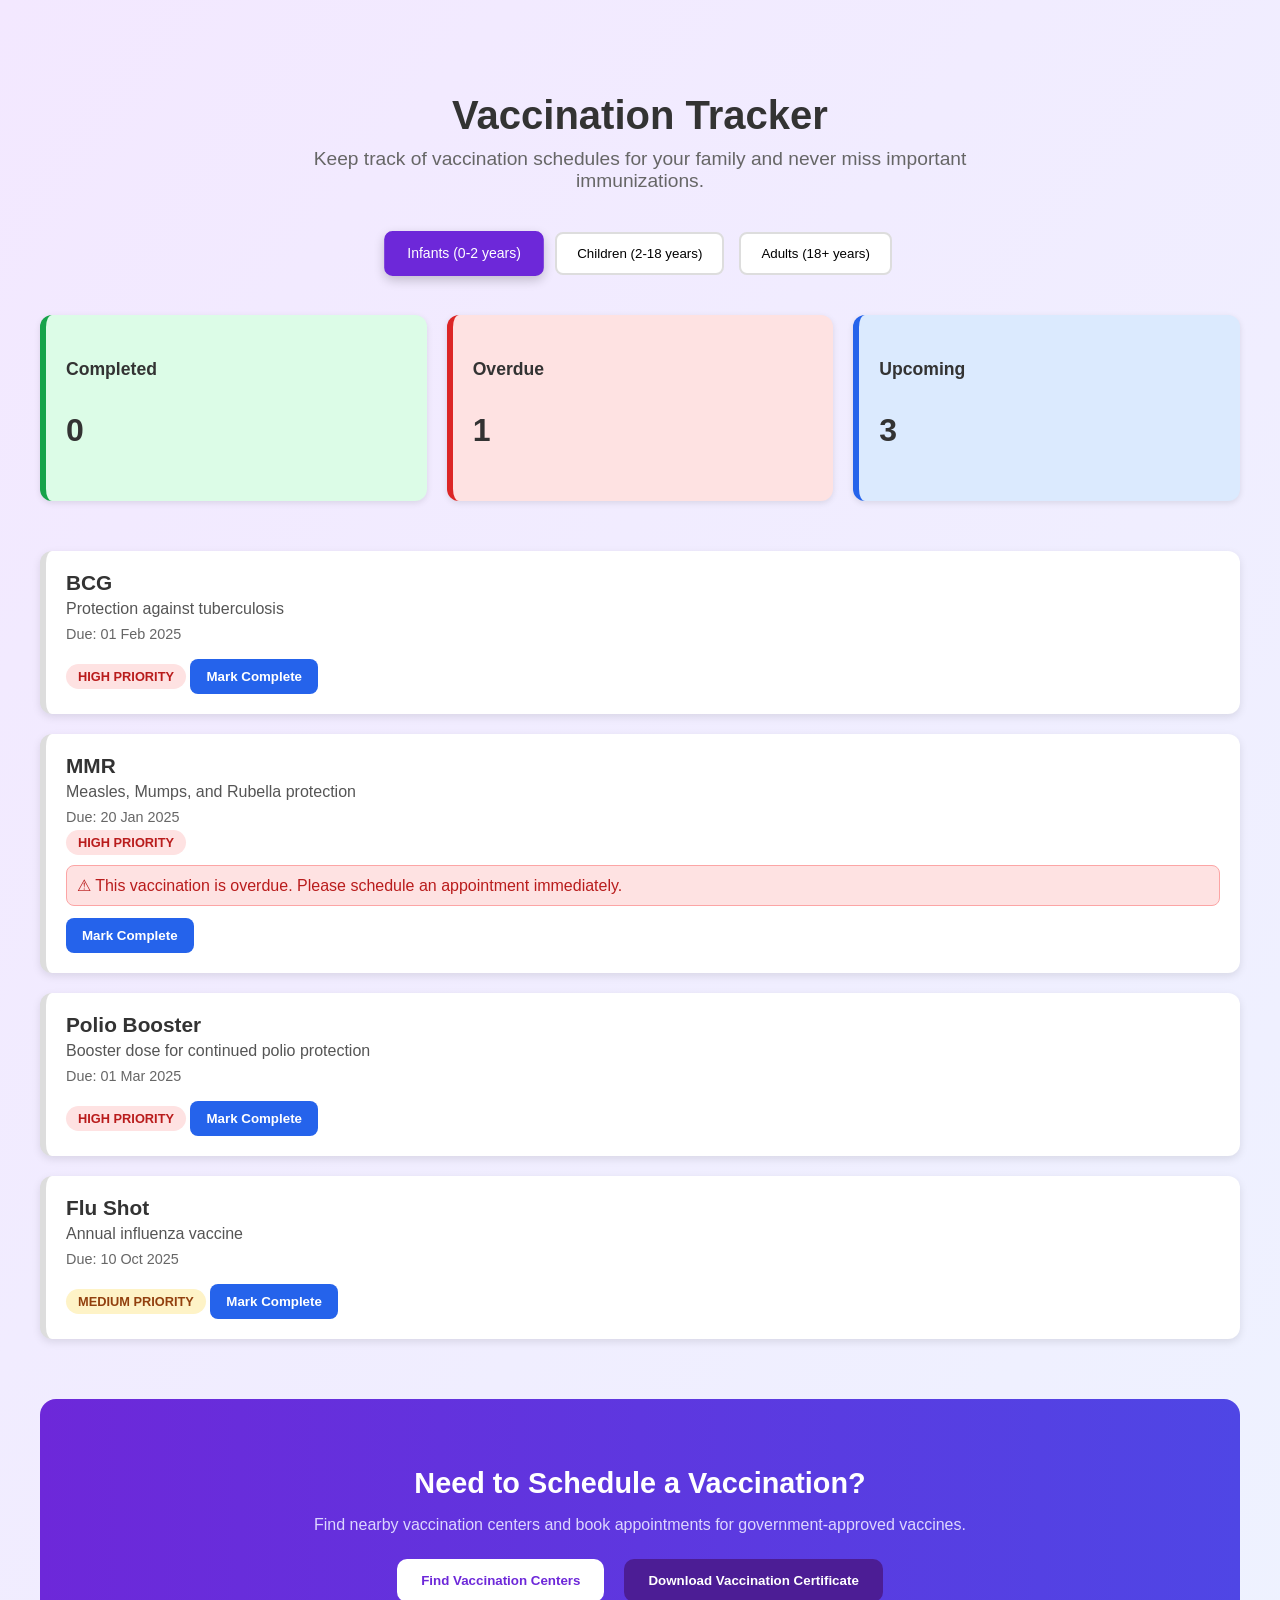
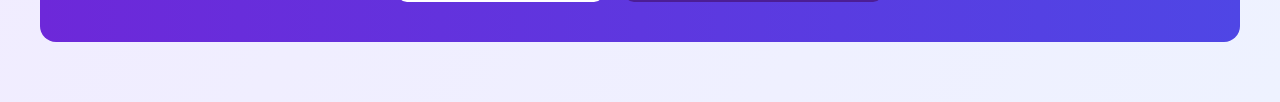
<file: vaccine.html>
<!DOCTYPE html>
<html lang="en">
<head>
  <meta charset="UTF-8">
  <meta name="viewport" content="width=device-width, initial-scale=1.0">
  <title>Vaccination Tracker</title>
  <style>
    body {
      font-family: Arial, sans-serif;
      background: linear-gradient(to bottom right, #f3e8ff, #eef2ff);
      margin: 0;
      padding: 0;
      color: #333;
    }
    section {
      padding: 60px 20px;
      max-width: 1200px;
      margin: 0 auto;
    }
    h2 {
      font-size: 2.5rem;
      font-weight: bold;
      text-align: center;
      margin-bottom: 10px;
    }
    p.subtitle {
      text-align: center;
      font-size: 1.2rem;
      color: #666;
      max-width: 700px;
      margin: 0 auto 40px;
    }

    /* Age group buttons */
    .age-groups {
      display: flex;
      justify-content: center;
      gap: 15px;
      margin-bottom: 40px;
      flex-wrap: wrap;
    }
    .age-groups button {
      background: #fff;
      padding: 12px 20px;
      border-radius: 8px;
      border: 2px solid #ddd;
      font-weight: 500;
      cursor: pointer;
      transition: 0.3s;
    }
    .age-groups button.active {
      background: #6d28d9;
      color: #fff;
      border-color: #6d28d9;
      transform: scale(1.05);
      box-shadow: 0 4px 10px rgba(0,0,0,0.2);
    }
    .age-groups button:hover {
      background: #ede9fe;
    }

    /* Stats cards */
    .stats {
      display: grid;
      grid-template-columns: repeat(auto-fit, minmax(240px, 1fr));
      gap: 20px;
      margin-bottom: 50px;
    }
    .card {
      background: #fff;
      border-left: 6px solid;
      padding: 20px;
      border-radius: 12px;
      box-shadow: 0 2px 6px rgba(0,0,0,0.1);
    }
    .card h4 {
      font-size: 1.1rem;
      margin-bottom: 5px;
    }
    .card .count {
      font-size: 2rem;
      font-weight: bold;
    }
    .completed { border-color: #16a34a; background: #dcfce7; }
    .overdue { border-color: #dc2626; background: #fee2e2; }
    .upcoming { border-color: #2563eb; background: #dbeafe; }

    /* Vaccine list */
    .vaccine-list {
      display: flex;
      flex-direction: column;
      gap: 20px;
    }
    .vaccine {
      background: #fff;
      border-left: 6px solid #ddd;
      padding: 20px;
      border-radius: 12px;
      box-shadow: 0 3px 8px rgba(0,0,0,0.1);
    }
    .vaccine h3 {
      margin: 0;
      font-size: 1.3rem;
      font-weight: bold;
    }
    .vaccine p {
      margin: 5px 0;
      color: #555;
    }
    .vaccine .meta {
      font-size: 0.9rem;
      color: #666;
      margin-top: 8px;
    }
    .priority {
      padding: 5px 12px;
      border-radius: 999px;
      font-size: 0.8rem;
      font-weight: bold;
      display: inline-block;
    }
    .high { background: #fee2e2; color: #b91c1c; }
    .medium { background: #fef3c7; color: #92400e; }
    .low { background: #dcfce7; color: #065f46; }

    .mark-btn {
      margin-top: 12px;
      padding: 10px 16px;
      border: none;
      border-radius: 8px;
      background: #2563eb;
      color: #fff;
      font-weight: bold;
      cursor: pointer;
      transition: 0.3s;
    }
    .mark-btn:hover { background: #1d4ed8; }
    .mark-btn.completed { background: #16a34a; }

    .overdue-warning {
      margin-top: 10px;
      padding: 10px;
      background: #fee2e2;
      color: #b91c1c;
      border: 1px solid #fca5a5;
      border-radius: 8px;
      font-weight: 500;
    }

    /* Call to action */
    .cta {
      margin-top: 60px;
      text-align: center;
      padding: 40px;
      border-radius: 16px;
      background: linear-gradient(to right, #6d28d9, #4f46e5);
      color: #fff;
    }
    .cta h3 {
      font-size: 1.8rem;
      margin-bottom: 15px;
    }
    .cta p {
      margin-bottom: 25px;
      color: #ddd6fe;
    }
    .cta-buttons {
      display: flex;
      flex-wrap: wrap;
      justify-content: center;
      gap: 20px;
    }
    .cta-buttons button {
      padding: 14px 24px;
      border: none;
      border-radius: 10px;
      font-weight: bold;
      cursor: pointer;
      transition: 0.3s;
    }
    .cta-buttons .primary {
      background: #fff;
      color: #6d28d9;
    }
    .cta-buttons .primary:hover { background: #f5f3ff;  }
    .cta-buttons .secondary {
      background: #4c1d95;
      color: #fff;
    }
    .cta-buttons .secondary:hover { background: #3730a3; }
  </style>
</head>
<body>

  <section id="vaccination">
    <h2>Vaccination Tracker</h2>
    <p class="subtitle">Keep track of vaccination schedules for your family and never miss important immunizations.</p>

    <!-- Age Group Selector -->
    <div class="age-groups">
      <button class="active" data-group="infants">Infants (0-2 years) </button>
      <button data-group="children">Children (2-18 years) </button>
      <button data-group="adults">Adults (18+ years) </button>
    </div>

    <!-- Statistics -->
    <div class="stats">
      <div class="card completed">
        <h4>Completed</h4>
        <p class="count" id="completedCount">2</p>
      </div>
      <div class="card overdue">
        <h4>Overdue</h4>
        <p class="count" id="overdueCount">1</p>
      </div>
      <div class="card upcoming">
        <h4>Upcoming</h4>
        <p class="count" id="upcomingCount">3</p>
      </div>
    </div>

    <!-- Vaccine List -->
    <div class="vaccine-list" id="vaccineList">
      <div class="vaccine" data-group="infants">
        <h3>BCG</h3>
        <p>Protection against tuberculosis</p>
        <p class="meta">Due: 01 Feb 2025</p>
        <span class="priority high">HIGH PRIORITY</span>
        <button class="mark-btn">Mark Complete</button>
      </div>

      <div class="vaccine" data-group="infants">
        <h3>MMR</h3>
        <p>Measles, Mumps, and Rubella protection</p>
        <p class="meta">Due: 20 Jan 2025</p>
        <span class="priority high">HIGH PRIORITY</span>
        <div class="overdue-warning">⚠ This vaccination is overdue. Please schedule an appointment immediately.</div>
        <button class="mark-btn">Mark Complete</button>
      </div>

      <div class="vaccine" data-group="children">
        <h3>Polio Booster</h3>
        <p>Booster dose for continued polio protection</p> 
        <p class="meta">Due: 01 Mar 2025</p>
        <span class="priority high">HIGH PRIORITY</span>
        <button class="mark-btn">Mark Complete</button>
      </div>

      <div class="vaccine" data-group="adults">
        <h3>Flu Shot</h3>
        <p>Annual influenza vaccine</p>
        <p class="meta">Due: 10 Oct 2025</p>
        <span class="priority medium">MEDIUM PRIORITY</span>
        <button class="mark-btn">Mark Complete</button>
      </div>
    </div>

    <!-- Call to Action -->
    <div class="cta">
      <h3>Need to Schedule a Vaccination?</h3>
      <p>Find nearby vaccination centers and book appointments for government-approved vaccines.</p>
      <div class="cta-buttons">
        <button class="primary" onclick="window.open('https://www.google.com/maps/search/nearest+vaccination+centre+near+me', '_blank')">Find Vaccination Centers</button>
        <button class="secondary" id="downloadBtn">Download Vaccination Certificate</button>
      </div>
    </div>
  </section>

  <script>
    // Stats tracking
    function updateStats() {
      const completed = document.querySelectorAll('.mark-btn.completed').length;
      const overdue = document.querySelectorAll('.vaccine .overdue-warning:not(.hidden)').length;
      const upcoming = document.querySelectorAll('.vaccine:not(.hidden) .mark-btn:not(.completed)').length - overdue;

      document.getElementById("completedCount").textContent = completed;
      document.getElementById("overdueCount").textContent = overdue;
      document.getElementById("upcomingCount").textContent = upcoming;
    }

    // Mark vaccine as complete
    document.querySelectorAll(".mark-btn").forEach(btn => {
      btn.addEventListener("click", () => {
        btn.classList.toggle("completed");
        btn.textContent = btn.classList.contains("completed") ? "Completed ✅" : "Mark Complete";
        const warning = btn.parentElement.querySelector(".overdue-warning");
        if (warning) warning.classList.add("hidden");
        updateStats();
      });
    });

    // Age group filter
    document.querySelectorAll(".age-groups button").forEach(btn => {
      btn.addEventListener("click", () => {
        document.querySelectorAll(".age-groups button").forEach(b => b.classList.remove("active"));
        btn.classList.add("active");
        const group = btn.getAttribute("data-group");
        document.querySelectorAll(".vaccine").forEach(v => {
          v.style.display = v.getAttribute("data-group") === group ? "block" : "none";
        });
      });
    });

    // Certificate download
    document.getElementById("downloadBtn").addEventListener("click", () => {
      const certContent = `
        Vaccination Certificate
        -------------------------
        Name: Ved Prakash
        Completed Vaccinations: ${document.getElementById("completedCount").textContent}
        Date: ${new Date().toLocaleDateString()}
      `;
      const blob = new Blob([certContent], { type: "text/plain" });
      const link = document.createElement("a");
      link.href = URL.createObjectURL(blob);
      link.download = "Vaccination_Certificate.txt";
      link.click();
    });

    // Initialize
    updateStats();
  </script>
</body>
</html>
</file>
